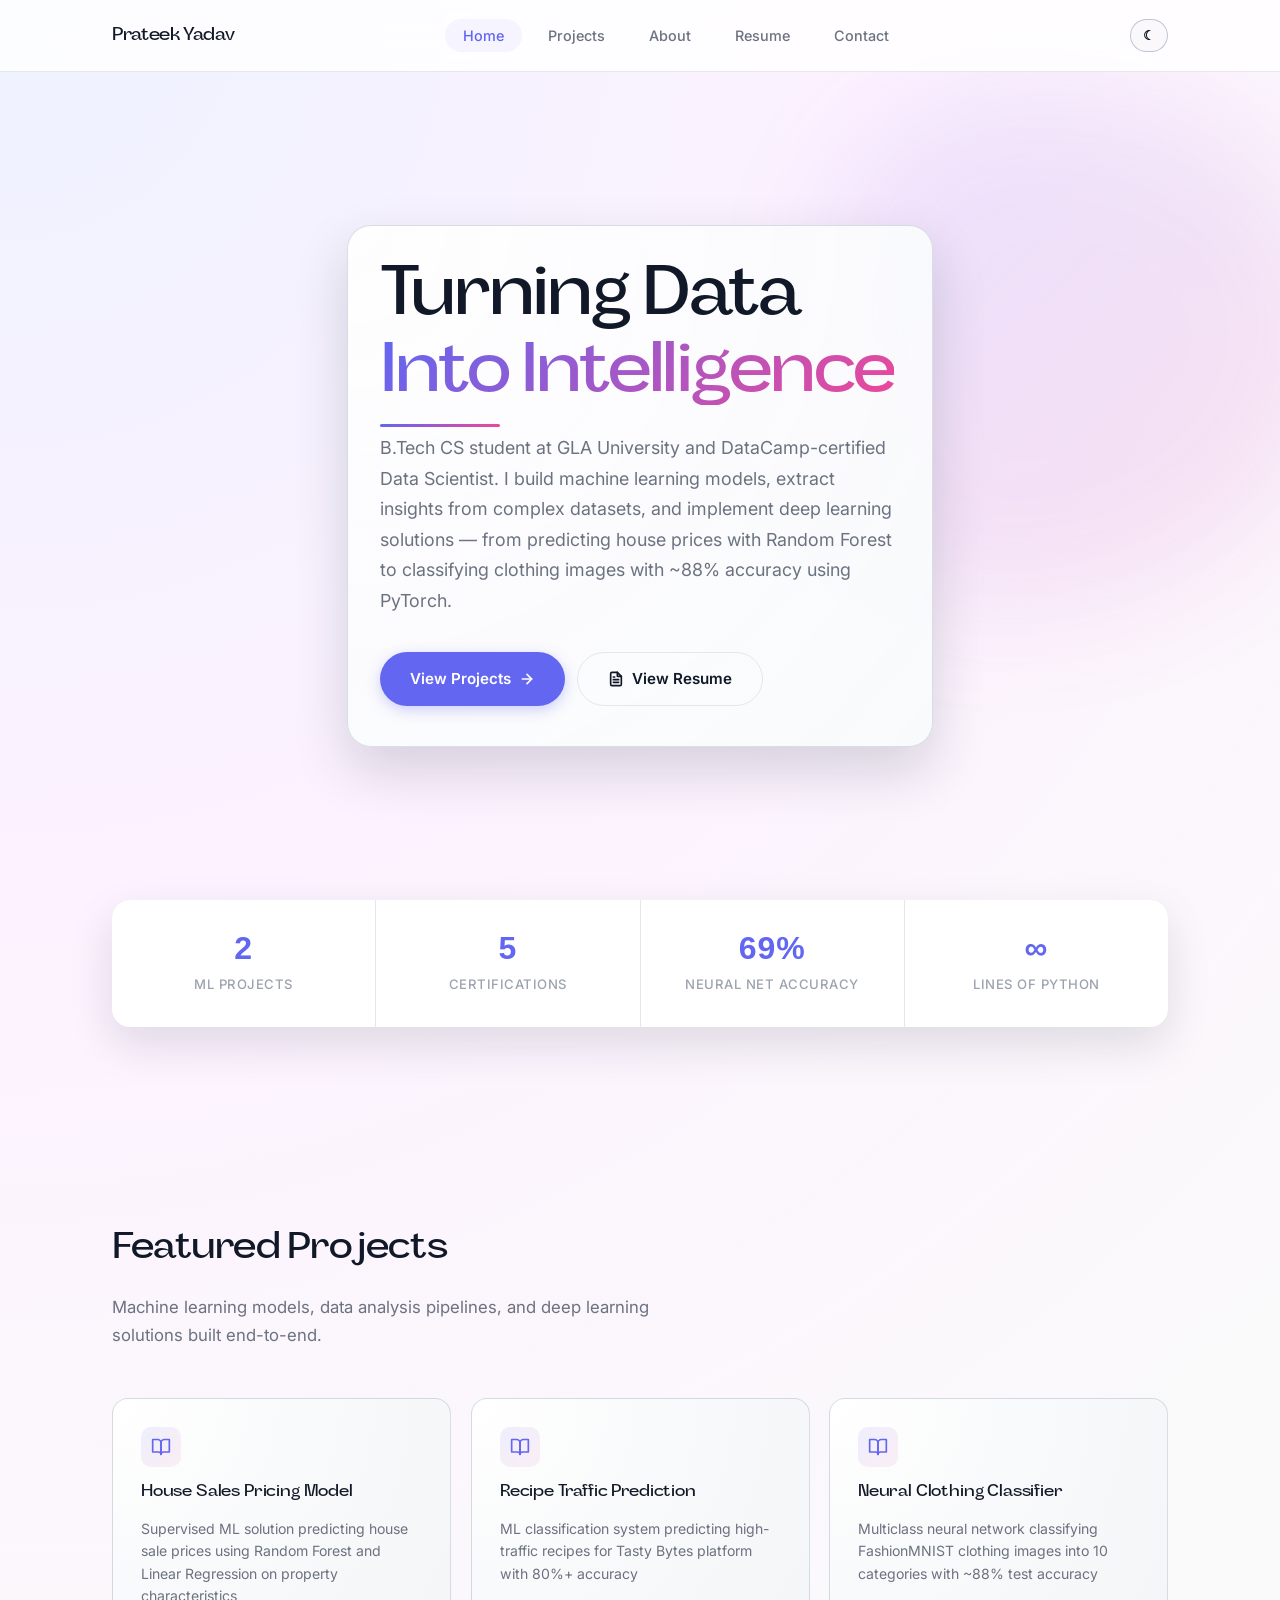
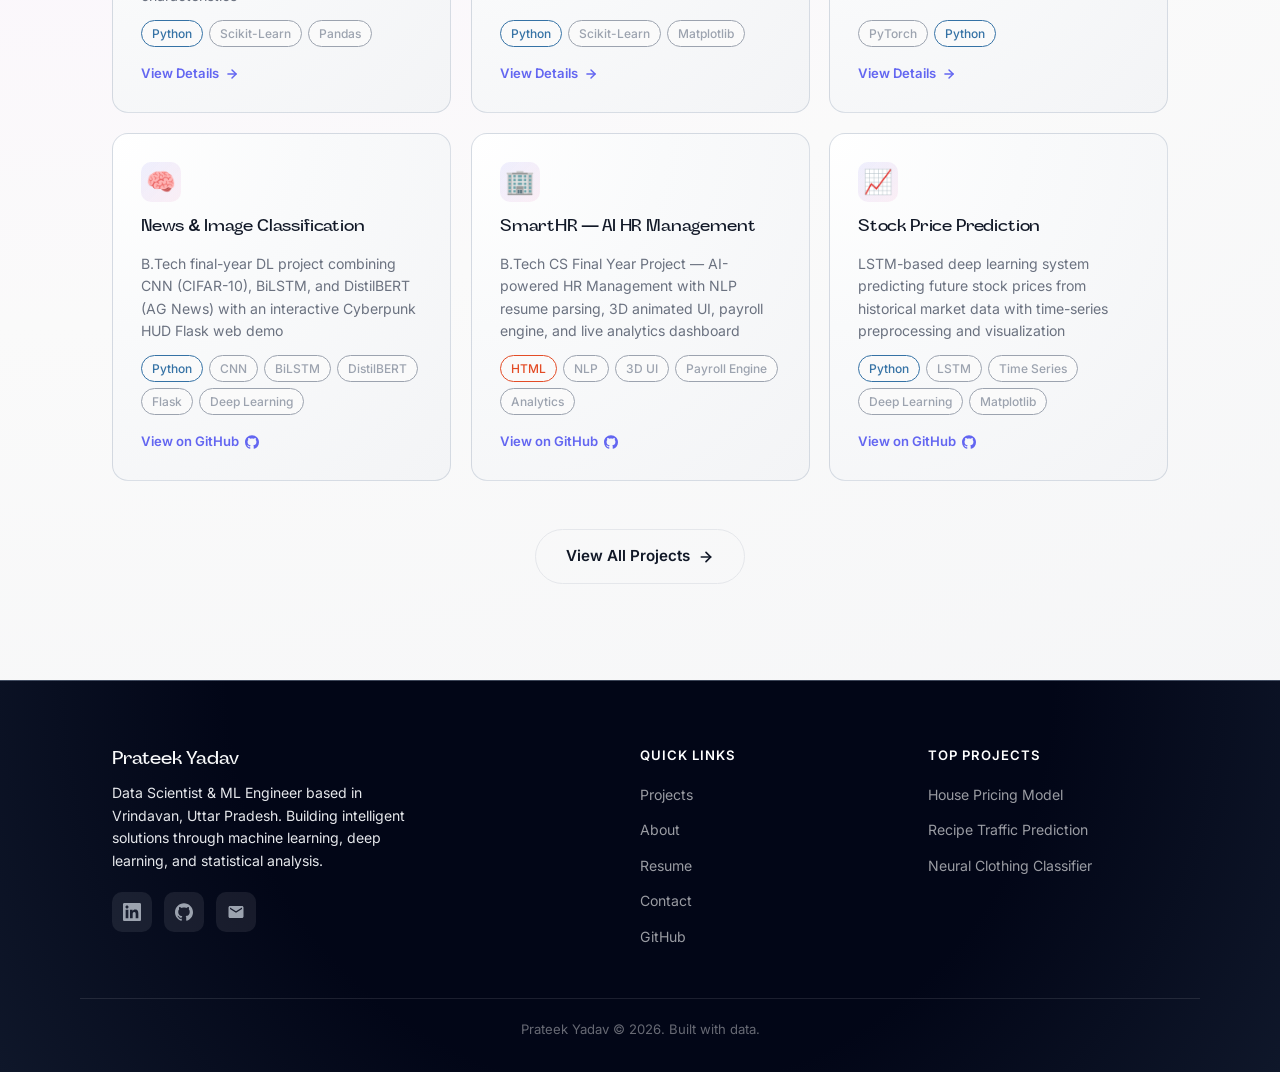
<file: index.html>
<!DOCTYPE html>
<html lang="en">
<head>
  <meta charset="UTF-8">
  <meta name="viewport" content="width=device-width, initial-scale=1.0">
  <title>Prateek Yadav — Data Science & Machine Learning</title>
  <link rel="preconnect" href="https://fonts.googleapis.com">
  <link rel="preconnect" href="https://fonts.gstatic.com" crossorigin>
  <link href="https://fonts.googleapis.com/css2?family=Inter:wght@400;500;600;700&display=swap" rel="stylesheet">
  <link rel="stylesheet" href="css/style.css">
  <link rel="stylesheet" href="css/style-enhancements.css">
</head>
<body data-base-path="">

  <!-- Navigation -->
  <nav class="kc-nav" role="navigation">
    <div class="kc-nav__inner">
      <a href="index.html" class="kc-nav__brand">Prateek Yadav</a>
      <ul class="kc-nav__links">
        <li><a href="index.html" class="kc-nav__link active">Home</a></li>
        <li><a href="pages/projects.html" class="kc-nav__link">Projects</a></li>
        <li><a href="pages/about.html" class="kc-nav__link">About</a></li>
        <li><a href="pages/resume.html" class="kc-nav__link">Resume</a></li>
        <li><a href="pages/contact.html" class="kc-nav__link">Contact</a></li>
      </ul>
      <button class="kc-nav__hamburger" aria-label="Toggle menu">
        <span></span><span></span><span></span>
      </button>
    </div>
  </nav>

  <main>

    <!-- Hero -->
    <section class="kc-hero">
      <div class="kc-hero__blob" aria-hidden="true"></div>
      <div class="kc-wrap">
        <div class="kc-hero__content">
          <h1 class="kc-hero__title">
            Turning Data<br><span class="kc-grad">Into Intelligence</span>
          </h1>
          <p class="kc-hero__desc">B.Tech CS student at GLA University and DataCamp-certified Data Scientist. I build machine learning models, extract insights from complex datasets, and implement deep learning solutions — from predicting house prices with Random Forest to classifying clothing images with ~88% accuracy using PyTorch.</p>
          <div class="kc-hero__btns">
            <a href="pages/projects.html" class="kc-btn kc-btn--primary">
              View Projects
              <svg width="16" height="16" viewBox="0 0 24 24" fill="none" stroke="currentColor" stroke-width="2.5" stroke-linecap="round" stroke-linejoin="round"><line x1="5" y1="12" x2="19" y2="12"/><polyline points="12 5 19 12 12 19"/></svg>
            </a>
            <a href="pages/resume.html" class="kc-btn kc-btn--outline">
              <svg width="16" height="16" viewBox="0 0 24 24" fill="none" stroke="currentColor" stroke-width="2.5" stroke-linecap="round" stroke-linejoin="round"><path d="M14 2H6a2 2 0 0 0-2 2v16a2 2 0 0 0 2 2h12a2 2 0 0 0 2-2V8Z"/><path d="M14 2v6h6"/><line x1="16" y1="13" x2="8" y2="13"/><line x1="16" y1="17" x2="8" y2="17"/><line x1="10" y1="9" x2="8" y2="9"/></svg>
              View Resume
            </a>
          </div>
        </div>
      </div>
    </section>

    <!-- Stats Counter Bar -->
    <section class="kc-section" style="padding-top:0">
      <div class="kc-wrap">
        <div class="kc-stats kc-fade">
          <a href="pages/projects.html" class="kc-stat" style="text-decoration:none;cursor:pointer" title="View ML Projects">
            <div class="kc-stat__value" data-target="3">3</div>
            <div class="kc-stat__label">ML Projects</div>
          </a>
          <a href="pages/about.html#certifications" class="kc-stat" style="text-decoration:none;cursor:pointer" title="View Certifications">
            <div class="kc-stat__value" data-target="6">6</div>
            <div class="kc-stat__label">Certifications</div>
          </a>
          <a href="https://www.datacamp.com/datalab/w/884f10d5-8055-4abd-b409-d169c3465c3d/edit" target="_blank" rel="noopener noreferrer" class="kc-stat" style="text-decoration:none;cursor:pointer" title="View Neural Clothing Classifier on DataCamp">
            <div class="kc-stat__value">88%</div>
            <div class="kc-stat__label">Neural Net Accuracy</div>
          </a>
          <a href="https://github.com/iprateekyadav1" target="_blank" rel="noopener noreferrer" class="kc-stat" style="text-decoration:none;cursor:pointer" title="View GitHub Profile">
            <div class="kc-stat__value">∞</div>
            <div class="kc-stat__label">Lines of Python</div>
          </a>
        </div>
      </div>
    </section>

    <!-- Featured Projects -->
    <section class="kc-section">
      <div class="kc-wrap">
        <h2 class="kc-section__title kc-fade">Featured Projects</h2>
        <p class="kc-section__sub kc-fade">Machine learning models, data analysis pipelines, and deep learning solutions built end-to-end.</p>

        <div class="kc-grid" id="project-grid">
          <!-- Rendered by JS -->
        </div>

        <div style="text-align:center;margin-top:48px" class="kc-fade">
          <a href="pages/projects.html" class="kc-btn kc-btn--outline">
            View All Projects
            <svg width="16" height="16" viewBox="0 0 24 24" fill="none" stroke="currentColor" stroke-width="2.5" stroke-linecap="round" stroke-linejoin="round"><line x1="5" y1="12" x2="19" y2="12"/><polyline points="12 5 19 12 12 19"/></svg>
          </a>
        </div>
      </div>
    </section>

  </main>

  <!-- Footer -->
  <footer class="kc-footer">
    <div class="kc-footer__inner">
      <div>
        <div class="kc-footer__brand">Prateek Yadav</div>
        <p class="kc-footer__desc">Data Scientist & ML Engineer based in Vrindavan, Uttar Pradesh. Building intelligent solutions through machine learning, deep learning, and statistical analysis.</p>
        <div class="kc-footer__socials">
          <a href="https://linkedin.com/in/prateek-singh-yadav-551478204" target="_blank" class="kc-footer__social" aria-label="LinkedIn">
            <svg viewBox="0 0 24 24" width="18" height="18" fill="currentColor"><path d="M20.447 20.452h-3.554v-5.569c0-1.328-.027-3.037-1.852-3.037-1.853 0-2.136 1.445-2.136 2.939v5.667H9.351V9h3.414v1.561h.046c.477-.9 1.637-1.85 3.37-1.85 3.601 0 4.267 2.37 4.267 5.455v6.286zM5.337 7.433c-1.144 0-2.063-.926-2.063-2.065 0-1.138.92-2.063 2.063-2.063 1.14 0 2.064.925 2.064 2.063 0 1.139-.925 2.065-2.064 2.065zm1.782 13.019H3.555V9h3.564v11.452zM22.225 0H1.771C.792 0 0 .774 0 1.729v20.542C0 23.227.792 24 1.771 24h20.451C23.2 24 24 23.227 24 22.271V1.729C24 .774 23.2 0 22.222 0h.003z"/></svg>
          </a>
          <a href="https://github.com/iprateekyadav1" target="_blank" class="kc-footer__social" aria-label="GitHub">
            <svg viewBox="0 0 24 24" width="18" height="18" fill="currentColor"><path d="M12 .297c-6.63 0-12 5.373-12 12 0 5.303 3.438 9.8 8.205 11.385.6.113.82-.258.82-.577 0-.285-.01-1.04-.015-2.04-3.338.724-4.042-1.61-4.042-1.61C4.422 18.07 3.633 17.7 3.633 17.7c-1.087-.744.084-.729.084-.729 1.205.084 1.838 1.236 1.838 1.236 1.07 1.835 2.809 1.305 3.495.998.108-.776.417-1.305.76-1.605-2.665-.3-5.466-1.332-5.466-5.93 0-1.31.465-2.38 1.235-3.22-.135-.303-.54-1.523.105-3.176 0 0 1.005-.322 3.3 1.23.96-.267 1.98-.399 3-.405 1.02.006 2.04.138 3 .405 2.28-1.552 3.285-1.23 3.285-1.23.645 1.653.24 2.873.12 3.176.765.84 1.23 1.91 1.23 3.22 0 4.61-2.805 5.625-5.475 5.92.42.36.81 1.096.81 2.22 0 1.606-.015 2.896-.015 3.286 0 .315.21.69.825.57C20.565 22.092 24 17.592 24 12.297c0-6.627-5.373-12-12-12"/></svg>
          </a>
          <a href="mailto:yadav.prateek2021@gmail.com" class="kc-footer__social" aria-label="Email">
            <svg viewBox="0 0 24 24" width="18" height="18" fill="currentColor"><path d="M20 4H4c-1.1 0-2 .9-2 2v12c0 1.1.9 2 2 2h16c1.1 0 2-.9 2-2V6c0-1.1-.9-2-2-2zm0 4l-8 5-8-5V6l8 5 8-5v2z"/></svg>
          </a>
        </div>
      </div>
      <div>
        <h4 class="kc-footer__heading">Quick Links</h4>
        <ul class="kc-footer__links">
          <li><a href="pages/projects.html" class="kc-footer__link">Projects</a></li>
          <li><a href="pages/about.html" class="kc-footer__link">About</a></li>
          <li><a href="pages/resume.html" class="kc-footer__link">Resume</a></li>
          <li><a href="pages/contact.html" class="kc-footer__link">Contact</a></li>
          <li><a href="https://github.com/iprateekyadav1" target="_blank" class="kc-footer__link">GitHub</a></li>
        </ul>
      </div>
      <div>
        <h4 class="kc-footer__heading">Top Projects</h4>
        <ul class="kc-footer__links">
          <li><a href="projects/house-pricing/" class="kc-footer__link">House Pricing Model</a></li>
          <li><a href="projects/recipe-traffic/" class="kc-footer__link">Recipe Traffic Prediction</a></li>
          <li><a href="projects/clothing-classifier/" class="kc-footer__link">Neural Clothing Classifier</a></li>
        </ul>
      </div>
    </div>
    <div class="kc-footer__bottom">Prateek Yadav &copy; 2026. Built with data.</div>
  </footer>

  <script src="js/script.js"></script>
</body>
</html>
</file>
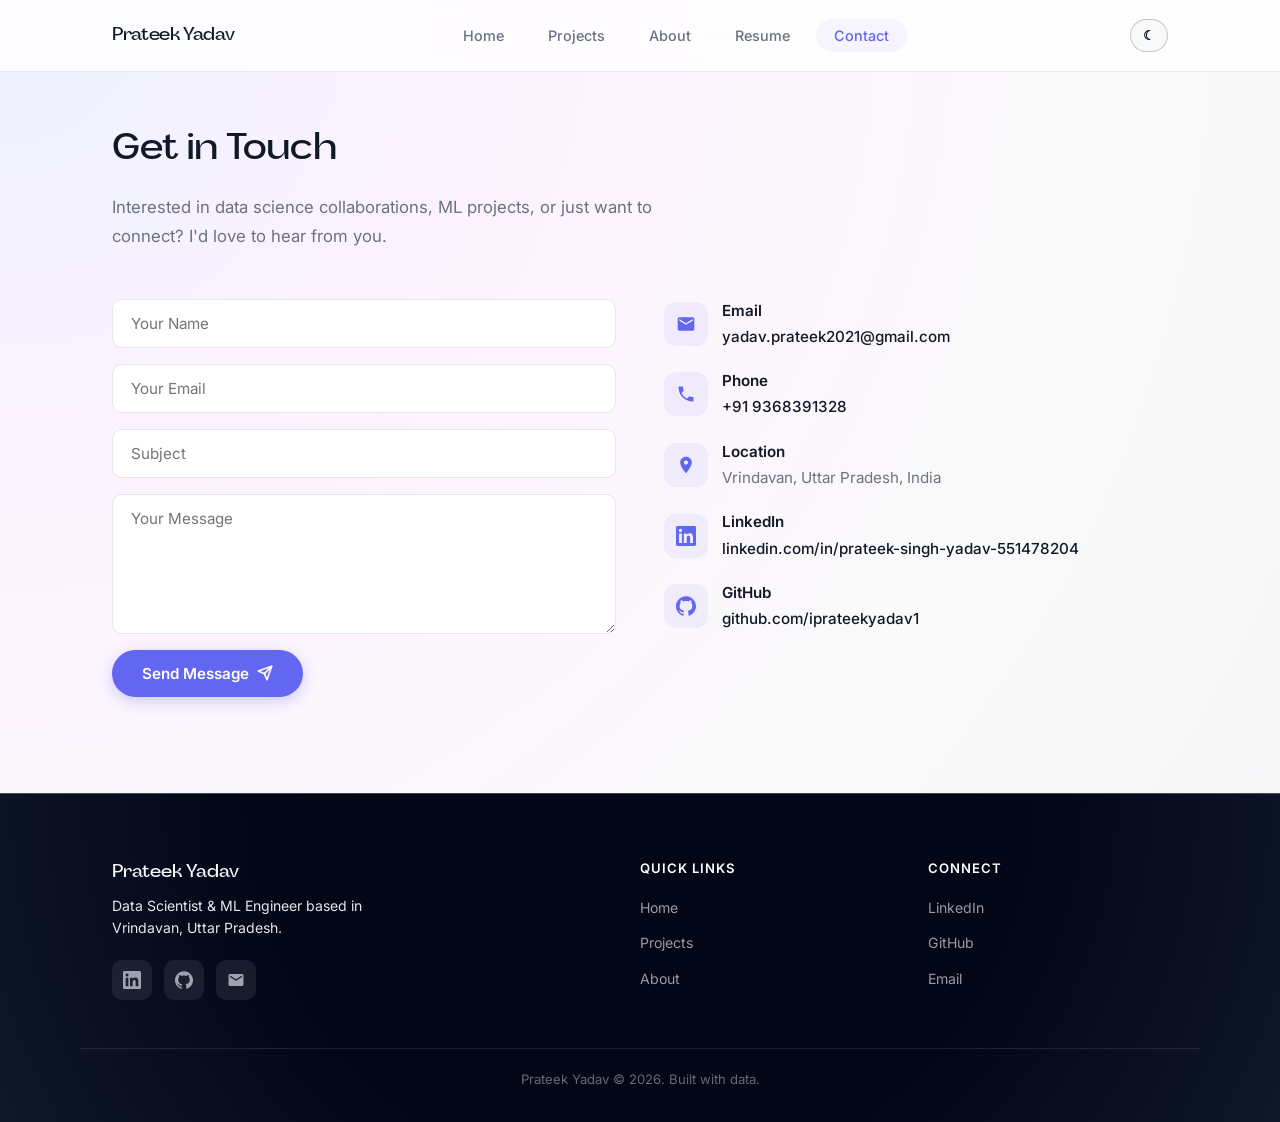
<file: pages/contact.html>
<!DOCTYPE html>
<html lang="en">
<head>
  <meta charset="UTF-8">
  <meta name="viewport" content="width=device-width, initial-scale=1.0">
  <title>Contact — Prateek Yadav</title>
  <link rel="preconnect" href="https://fonts.googleapis.com">
  <link rel="preconnect" href="https://fonts.gstatic.com" crossorigin>
  <link href="https://fonts.googleapis.com/css2?family=Inter:wght@400;500;600;700&display=swap" rel="stylesheet">
  <link rel="stylesheet" href="../css/style.css">
  <link rel="stylesheet" href="../css/style-enhancements.css">
  <style>
    /* Honeypot: invisible to humans, filled by bots → Web3Forms rejects them */
    .kc-botcheck { position:absolute; left:-9999px; visibility:hidden; }
    /* Spinner for loading state on the Send button */
    @keyframes kc-spin { to { transform:rotate(360deg); } }
    /* Prevent layout shift while the button shows the spinner */
    #contact-form button[type="submit"] { min-width:160px; }
  </style>
</head>
<body data-base-path="../">

  <!-- Navigation -->
  <nav class="kc-nav" role="navigation">
    <div class="kc-nav__inner">
      <a href="../index.html" class="kc-nav__brand">Prateek Yadav</a>
      <ul class="kc-nav__links">
        <li><a href="../index.html" class="kc-nav__link">Home</a></li>
        <li><a href="projects.html" class="kc-nav__link">Projects</a></li>
        <li><a href="about.html" class="kc-nav__link">About</a></li>
        <li><a href="resume.html" class="kc-nav__link">Resume</a></li>
        <li><a href="contact.html" class="kc-nav__link active">Contact</a></li>
      </ul>
      <button class="kc-nav__hamburger" aria-label="Toggle menu">
        <span></span><span></span><span></span>
      </button>
    </div>
  </nav>

  <main>

    <!-- Contact Section -->
    <section class="kc-section" style="padding-top:120px">
      <div class="kc-wrap">
        <h1 class="kc-section__title kc-fade">Get in Touch</h1>
        <p class="kc-section__sub kc-fade">Interested in data science collaborations, ML projects, or just want to connect? I'd love to hear from you.</p>

        <div class="kc-contact-grid">

          <!-- Form -->
          <form class="kc-form kc-fade" id="contact-form" action="#" method="POST" novalidate>
            <!-- Web3Forms: API routing key -->
            <input type="hidden" name="access_key" value="38a7d4b0-f9ff-4be6-aae4-13621df8a786">
            <!-- Sets the sender display name in the auto-reply sent to the visitor -->
            <input type="hidden" name="from_name" value="Prateek Yadav">
            <!-- Honeypot: bots fill this checkbox; humans don't see it → spam rejected -->
            <input type="checkbox" name="botcheck" class="kc-botcheck" tabindex="-1" autocomplete="off">
            <input type="text" name="name" id="cf-name" class="kc-input" placeholder="Your Name" required>
            <input type="email" name="email" id="cf-email" class="kc-input" placeholder="Your Email" required>
            <input type="text" name="subject" id="cf-subject" class="kc-input" placeholder="Subject">
            <textarea name="message" id="cf-message" class="kc-textarea" placeholder="Your Message" required></textarea>
            <button type="submit" class="kc-btn kc-btn--primary" style="align-self:flex-start">
              Send Message
              <svg width="16" height="16" viewBox="0 0 24 24" fill="none" stroke="currentColor" stroke-width="2.5" stroke-linecap="round" stroke-linejoin="round"><line x1="22" y1="2" x2="11" y2="13"/><polygon points="22 2 15 22 11 13 2 9 22 2"/></svg>
            </button>
            <!-- Success / error messages -->
            <div id="cf-success" style="display:none;margin-top:12px;padding:14px 18px;border-radius:10px;background:rgba(16,185,129,0.12);border:1px solid rgba(16,185,129,0.4);color:#10B981;font-weight:500;font-size:0.9rem;">
              ✓ Message sent! I'll get back to you within 24 hours.
            </div>
            <div id="cf-error" style="display:none;margin-top:12px;padding:14px 18px;border-radius:10px;background:rgba(239,68,68,0.1);border:1px solid rgba(239,68,68,0.35);color:#ef4444;font-weight:500;font-size:0.9rem;">
              ✕ Something went wrong. Please try again.
            </div>
          </form>

          <script>
          (function () {
            'use strict';

            var ENDPOINT = 'https://api.web3forms.com/submit';

            var form    = document.getElementById('contact-form');
            var btnEl   = form.querySelector('button[type="submit"]');
            var success = document.getElementById('cf-success');
            var error   = document.getElementById('cf-error');

            // Store original button markup so we can restore it after loading
            var originalBtnHTML = btnEl.innerHTML;

            // ── Show one banner, hide the other ────────────────
            function showBanner(el) {
              success.style.display = 'none';
              error.style.display   = 'none';
              el.style.display      = 'block';
              el.scrollIntoView({ behavior: 'smooth', block: 'nearest' });
            }

            // ── Toggle loading state on Send button ─────────────
            function setLoading(on) {
              btnEl.disabled = on;
              btnEl.innerHTML = on
                ? '<svg width="16" height="16" viewBox="0 0 24 24" fill="none" stroke="currentColor" stroke-width="2.5" stroke-linecap="round" stroke-linejoin="round" style="animation:kc-spin 0.8s linear infinite"><path d="M21 12a9 9 0 1 1-6.219-8.56"/></svg> Sending\u2026'
                : originalBtnHTML;
            }

            // ── Basic email format check ─────────────────────────
            function isValidEmail(e) {
              return /^[^\s@]+@[^\s@]+\.[^\s@]+$/.test(e);
            }

            // ── Submit handler ───────────────────────────────────
            form.addEventListener('submit', function (e) {
              e.preventDefault();

              var name    = document.getElementById('cf-name').value.trim();
              var email   = document.getElementById('cf-email').value.trim();
              var subject = document.getElementById('cf-subject').value.trim();
              var message = document.getElementById('cf-message').value.trim();

              // Reset banners
              success.style.display = 'none';
              error.style.display   = 'none';

              // Client-side validation
              if (!name || !email || !message) {
                error.textContent = '\u2715 Please fill in your name, email and message.';
                showBanner(error);
                return;
              }
              if (!isValidEmail(email)) {
                error.textContent = '\u2715 Please enter a valid email address.';
                showBanner(error);
                return;
              }

              // Build FormData — auto-picks up access_key, from_name, botcheck
              var data = new FormData(form);

              // Inject prefixed subject (override the raw visible field value)
              data.delete('subject');
              data.append('subject', subject
                ? '[Portfolio] ' + subject
                : '[Portfolio] New message from ' + name);

              setLoading(true);

              fetch(ENDPOINT, { method: 'POST', body: data })
                .then(function (r) { return r.json(); })
                .then(function (json) {
                  setLoading(false);
                  if (json.success) {
                    success.textContent = "\u2713 Message sent! I\u2019ll get back to you within 24 hours.";
                    showBanner(success);
                    form.reset();
                  } else {
                    error.textContent = '\u2715 ' + (json.message || 'Submission failed. Please try again.');
                    showBanner(error);
                  }
                })
                .catch(function () {
                  setLoading(false);
                  error.textContent = '\u2715 Network error. Check your connection and try again.';
                  showBanner(error);
                });
            });
          })();
          </script>

          <!-- Contact Info -->
          <div class="kc-contact-info kc-fade">
            <div class="kc-contact-item">
              <div class="kc-contact-item__icon">
                <svg viewBox="0 0 24 24" width="20" height="20" fill="currentColor"><path d="M20 4H4c-1.1 0-2 .9-2 2v12c0 1.1.9 2 2 2h16c1.1 0 2-.9 2-2V6c0-1.1-.9-2-2-2zm0 4l-8 5-8-5V6l8 5 8-5v2z"/></svg>
              </div>
              <div>
                <div style="font-weight:600;color:var(--kc-text);margin-bottom:2px">Email</div>
                <a href="mailto:yadav.prateek2021@gmail.com">yadav.prateek2021@gmail.com</a>
              </div>
            </div>

            <div class="kc-contact-item">
              <div class="kc-contact-item__icon">
                <svg viewBox="0 0 24 24" width="20" height="20" fill="currentColor"><path d="M6.62 10.79c1.44 2.83 3.76 5.14 6.59 6.59l2.2-2.2c.27-.27.67-.36 1.02-.24 1.12.37 2.33.57 3.57.57.55 0 1 .45 1 1V20c0 .55-.45 1-1 1-9.39 0-17-7.61-17-17 0-.55.45-1 1-1h3.5c.55 0 1 .45 1 1 0 1.25.2 2.45.57 3.57.11.35.03.74-.25 1.02l-2.2 2.2z"/></svg>
              </div>
              <div>
                <div style="font-weight:600;color:var(--kc-text);margin-bottom:2px">Phone</div>
                <a href="tel:+919368391328">+91 9368391328</a>
              </div>
            </div>

            <div class="kc-contact-item">
              <div class="kc-contact-item__icon">
                <svg viewBox="0 0 24 24" width="20" height="20" fill="currentColor"><path d="M12 2C8.13 2 5 5.13 5 9c0 5.25 7 13 7 13s7-7.75 7-13c0-3.87-3.13-7-7-7zm0 9.5c-1.38 0-2.5-1.12-2.5-2.5s1.12-2.5 2.5-2.5 2.5 1.12 2.5 2.5-1.12 2.5-2.5 2.5z"/></svg>
              </div>
              <div>
                <div style="font-weight:600;color:var(--kc-text);margin-bottom:2px">Location</div>
                <span>Vrindavan, Uttar Pradesh, India</span>
              </div>
            </div>

            <div class="kc-contact-item">
              <div class="kc-contact-item__icon">
                <svg viewBox="0 0 24 24" width="20" height="20" fill="currentColor"><path d="M20.447 20.452h-3.554v-5.569c0-1.328-.027-3.037-1.852-3.037-1.853 0-2.136 1.445-2.136 2.939v5.667H9.351V9h3.414v1.561h.046c.477-.9 1.637-1.85 3.37-1.85 3.601 0 4.267 2.37 4.267 5.455v6.286zM5.337 7.433c-1.144 0-2.063-.926-2.063-2.065 0-1.138.92-2.063 2.063-2.063 1.14 0 2.064.925 2.064 2.063 0 1.139-.925 2.065-2.064 2.065zm1.782 13.019H3.555V9h3.564v11.452zM22.225 0H1.771C.792 0 0 .774 0 1.729v20.542C0 23.227.792 24 1.771 24h20.451C23.2 24 24 23.227 24 22.271V1.729C24 .774 23.2 0 22.222 0h.003z"/></svg>
              </div>
              <div>
                <div style="font-weight:600;color:var(--kc-text);margin-bottom:2px">LinkedIn</div>
                <a href="https://linkedin.com/in/prateek-singh-yadav-551478204" target="_blank">linkedin.com/in/prateek-singh-yadav-551478204</a>
              </div>
            </div>

            <div class="kc-contact-item">
              <div class="kc-contact-item__icon">
                <svg viewBox="0 0 24 24" width="20" height="20" fill="currentColor"><path d="M12 .297c-6.63 0-12 5.373-12 12 0 5.303 3.438 9.8 8.205 11.385.6.113.82-.258.82-.577 0-.285-.01-1.04-.015-2.04-3.338.724-4.042-1.61-4.042-1.61C4.422 18.07 3.633 17.7 3.633 17.7c-1.087-.744.084-.729.084-.729 1.205.084 1.838 1.236 1.838 1.236 1.07 1.835 2.809 1.305 3.495.998.108-.776.417-1.305.76-1.605-2.665-.3-5.466-1.332-5.466-5.93 0-1.31.465-2.38 1.235-3.22-.135-.303-.54-1.523.105-3.176 0 0 1.005-.322 3.3 1.23.96-.267 1.98-.399 3-.405 1.02.006 2.04.138 3 .405 2.28-1.552 3.285-1.23 3.285-1.23.645 1.653.24 2.873.12 3.176.765.84 1.23 1.91 1.23 3.22 0 4.61-2.805 5.625-5.475 5.92.42.36.81 1.096.81 2.22 0 1.606-.015 2.896-.015 3.286 0 .315.21.69.825.57C20.565 22.092 24 17.592 24 12.297c0-6.627-5.373-12-12-12"/></svg>
              </div>
              <div>
                <div style="font-weight:600;color:var(--kc-text);margin-bottom:2px">GitHub</div>
                <a href="https://github.com/iprateekyadav1" target="_blank">github.com/iprateekyadav1</a>
              </div>
            </div>
          </div>

        </div>
      </div>
    </section>

  </main>

  <!-- Footer -->
  <footer class="kc-footer">
    <div class="kc-footer__inner">
      <div>
        <div class="kc-footer__brand">Prateek Yadav</div>
        <p class="kc-footer__desc">Data Scientist &amp; ML Engineer based in Vrindavan, Uttar Pradesh.</p>
        <div class="kc-footer__socials">
          <a href="https://linkedin.com/in/prateek-singh-yadav-551478204" target="_blank" class="kc-footer__social" aria-label="LinkedIn">
            <svg viewBox="0 0 24 24" width="18" height="18" fill="currentColor"><path d="M20.447 20.452h-3.554v-5.569c0-1.328-.027-3.037-1.852-3.037-1.853 0-2.136 1.445-2.136 2.939v5.667H9.351V9h3.414v1.561h.046c.477-.9 1.637-1.85 3.37-1.85 3.601 0 4.267 2.37 4.267 5.455v6.286zM5.337 7.433c-1.144 0-2.063-.926-2.063-2.065 0-1.138.92-2.063 2.063-2.063 1.14 0 2.064.925 2.064 2.063 0 1.139-.925 2.065-2.064 2.065zm1.782 13.019H3.555V9h3.564v11.452zM22.225 0H1.771C.792 0 0 .774 0 1.729v20.542C0 23.227.792 24 1.771 24h20.451C23.2 24 24 23.227 24 22.271V1.729C24 .774 23.2 0 22.222 0h.003z"/></svg>
          </a>
          <a href="https://github.com/iprateekyadav1" target="_blank" class="kc-footer__social" aria-label="GitHub">
            <svg viewBox="0 0 24 24" width="18" height="18" fill="currentColor"><path d="M12 .297c-6.63 0-12 5.373-12 12 0 5.303 3.438 9.8 8.205 11.385.6.113.82-.258.82-.577 0-.285-.01-1.04-.015-2.04-3.338.724-4.042-1.61-4.042-1.61C4.422 18.07 3.633 17.7 3.633 17.7c-1.087-.744.084-.729.084-.729 1.205.084 1.838 1.236 1.838 1.236 1.07 1.835 2.809 1.305 3.495.998.108-.776.417-1.305.76-1.605-2.665-.3-5.466-1.332-5.466-5.93 0-1.31.465-2.38 1.235-3.22-.135-.303-.54-1.523.105-3.176 0 0 1.005-.322 3.3 1.23.96-.267 1.98-.399 3-.405 1.02.006 2.04.138 3 .405 2.28-1.552 3.285-1.23 3.285-1.23.645 1.653.24 2.873.12 3.176.765.84 1.23 1.91 1.23 3.22 0 4.61-2.805 5.625-5.475 5.92.42.36.81 1.096.81 2.22 0 1.606-.015 2.896-.015 3.286 0 .315.21.69.825.57C20.565 22.092 24 17.592 24 12.297c0-6.627-5.373-12-12-12"/></svg>
          </a>
          <a href="mailto:yadav.prateek2021@gmail.com" class="kc-footer__social" aria-label="Email">
            <svg viewBox="0 0 24 24" width="18" height="18" fill="currentColor"><path d="M20 4H4c-1.1 0-2 .9-2 2v12c0 1.1.9 2 2 2h16c1.1 0 2-.9 2-2V6c0-1.1-.9-2-2-2zm0 4l-8 5-8-5V6l8 5 8-5v2z"/></svg>
          </a>
        </div>
      </div>
      <div>
        <h4 class="kc-footer__heading">Quick Links</h4>
        <ul class="kc-footer__links">
          <li><a href="../index.html" class="kc-footer__link">Home</a></li>
          <li><a href="projects.html" class="kc-footer__link">Projects</a></li>
          <li><a href="about.html" class="kc-footer__link">About</a></li>
        </ul>
      </div>
      <div>
        <h4 class="kc-footer__heading">Connect</h4>
        <ul class="kc-footer__links">
          <li><a href="https://linkedin.com/in/prateek-singh-yadav-551478204" target="_blank" class="kc-footer__link">LinkedIn</a></li>
          <li><a href="https://github.com/iprateekyadav1" target="_blank" class="kc-footer__link">GitHub</a></li>
          <li><a href="mailto:yadav.prateek2021@gmail.com" class="kc-footer__link">Email</a></li>
        </ul>
      </div>
    </div>
    <div class="kc-footer__bottom">Prateek Yadav &copy; 2026. Built with data.</div>
  </footer>

  <script src="../js/script.js"></script>
</body>
</html>
</file>
<file: css/style.css>
/* ═══════════════════════════════════════════════════
   Kinetic Cards — Portfolio Design System
   ═══════════════════════════════════════════════════ */

/* ─── Baguede — Self-Hosted Grotesque Display Font ── */
@font-face {
  font-family: 'Baguede';
  src: url('../fonts/Baguede.woff') format('woff'),
       url('../fonts/Baguede.otf')  format('opentype');
  font-weight: 400 800;
  font-style: normal;
  font-display: swap;
}

/* ─── Variables ─────────────────────────────────── */
:root {
  --kc-bg: #FAFAFA;
  --kc-surface: #FFFFFF;
  --kc-border: #E5E7EB;
  --kc-text: #111827;
  --kc-text2: #6B7280;
  --kc-text3: #9CA3AF;
  --kc-accent: #6366F1;
  --kc-accent-light: #818CF8;
  --kc-secondary: #EC4899;
  --kc-green: #10B981;
  --kc-font: 'Baguede', sans-serif;
  --kc-font-body: 'Inter', sans-serif;
  --kc-radius: 16px;
  --kc-radius-sm: 10px;
  --kc-shadow: 0 1px 3px rgba(0,0,0,0.06), 0 1px 2px rgba(0,0,0,0.04);
  --kc-shadow-md: 0 4px 14px rgba(0,0,0,0.08);
  --kc-shadow-lg: 0 12px 40px rgba(0,0,0,0.12);
  --kc-nav-h: 72px;
  --kc-max-w: 1120px;
}

/* ─── Reset ─────────────────────────────────────── */
*, *::before, *::after { margin: 0; padding: 0; box-sizing: border-box; }

html { scroll-behavior: smooth; }

body {
  font-family: var(--kc-font-body);
  color: var(--kc-text);
  /* Soft gradient background instead of flat grey */
  background: radial-gradient(circle at top left, #EEF2FF 0, #FDF2FF 30%, #FAFAFA 65%, #F3F4F6 100%);
  overflow-x: hidden;
  line-height: 1.6;
  -webkit-font-smoothing: antialiased;
}

img { max-width: 100%; display: block; }

a { color: inherit; text-decoration: none; }

/* ─── Utility ───────────────────────────────────── */
.kc-wrap {
  max-width: var(--kc-max-w);
  margin: 0 auto;
  padding: 0 32px;
}

.kc-section {
  padding: 96px 0;
}

.kc-section__title {
  font-family: var(--kc-font);
  font-size: clamp(1.75rem, 3vw, 2.5rem);
  font-weight: 700;
  color: var(--kc-text);
  margin-bottom: 12px;
  letter-spacing: -0.02em;
}

.kc-section__sub {
  font-size: 1.05rem;
  color: var(--kc-text2);
  max-width: 560px;
  margin-bottom: 48px;
  line-height: 1.7;
}

/* ─── Navigation ────────────────────────────────── */
.kc-nav {
  position: fixed;
  top: 0;
  left: 0;
  right: 0;
  height: var(--kc-nav-h);
  background: rgba(255,255,255,0.82);
  backdrop-filter: blur(18px);
  -webkit-backdrop-filter: blur(18px);
  border-bottom: 1px solid var(--kc-border);
  z-index: 1000;
  transition: height 0.3s ease, box-shadow 0.3s ease;
}

.kc-nav.kc-nav--scrolled {
  height: 56px;
  box-shadow: var(--kc-shadow-md);
}

.kc-nav__inner {
  max-width: var(--kc-max-w);
  margin: 0 auto;
  padding: 0 32px;
  height: 100%;
  display: flex;
  align-items: center;
  justify-content: space-between;
}

.kc-nav__brand {
  font-family: var(--kc-font);
  font-size: 1.15rem;
  font-weight: 700;
  color: var(--kc-text);
  letter-spacing: -0.02em;
}

.kc-nav__links {
  display: flex;
  gap: 8px;
  list-style: none;
  position: relative;
}

.kc-nav__link {
  position: relative;
  padding: 8px 18px;
  font-size: 0.9rem;
  font-weight: 500;
  color: var(--kc-text2);
  border-radius: 100px;
  transition: color 0.25s ease, background 0.25s ease;
}

.kc-nav__link:hover,
.kc-nav__link.active {
  color: var(--kc-accent);
  background: rgba(99,102,241,0.06);
}

/* Hamburger */
.kc-nav__hamburger {
  display: none;
  flex-direction: column;
  gap: 5px;
  background: none;
  border: none;
  cursor: pointer;
  padding: 8px;
}

.kc-nav__hamburger span {
  display: block;
  width: 22px;
  height: 2px;
  background: var(--kc-text);
  border-radius: 2px;
  transition: transform 0.3s ease, opacity 0.3s ease;
}

.kc-nav__hamburger.open span:nth-child(1) {
  transform: rotate(45deg) translate(5px, 5px);
}

.kc-nav__hamburger.open span:nth-child(2) {
  opacity: 0;
}

.kc-nav__hamburger.open span:nth-child(3) {
  transform: rotate(-45deg) translate(5px, -5px);
}

/* ─── Hero ──────────────────────────────────────── */
.kc-hero {
  position: relative;
  min-height: 100vh;
  display: flex;
  align-items: center;
  padding-top: var(--kc-nav-h);
  overflow: hidden;
}

.kc-hero__blob {
  position: absolute;
  top: 10%;
  right: -5%;
  width: 520px;
  height: 520px;
  border-radius: 40% 60% 70% 30% / 40% 50% 60% 50%;
  background: linear-gradient(135deg, var(--kc-accent), var(--kc-secondary));
  opacity: 0.12;
  filter: blur(60px);
  animation: kc-morph 12s ease-in-out infinite;
  pointer-events: none;
}

@keyframes kc-morph {
  0%   { border-radius: 40% 60% 70% 30% / 40% 50% 60% 50%; transform: translate(0, 0) rotate(0deg); }
  33%  { border-radius: 70% 30% 50% 50% / 30% 30% 70% 70%; transform: translate(20px, -30px) rotate(60deg); }
  66%  { border-radius: 50% 60% 30% 60% / 60% 40% 60% 40%; transform: translate(-15px, 20px) rotate(120deg); }
  100% { border-radius: 40% 60% 70% 30% / 40% 50% 60% 50%; transform: translate(0, 0) rotate(0deg); }
}

.kc-hero__content {
  position: relative;
  z-index: 1;
}

.kc-hero__tag {
  display: inline-flex;
  align-items: center;
  gap: 6px;
  padding: 6px 16px;
  background: rgba(99,102,241,0.08);
  border: 1px solid rgba(99,102,241,0.15);
  border-radius: 100px;
  font-size: 0.82rem;
  font-weight: 600;
  color: var(--kc-accent);
  margin-bottom: 24px;
}

.kc-hero__tag span {
  width: 6px;
  height: 6px;
  border-radius: 50%;
  background: var(--kc-green);
  animation: kc-pulse 2s ease-in-out infinite;
}

@keyframes kc-pulse {
  0%, 100% { opacity: 1; }
  50% { opacity: 0.4; }
}

.kc-hero__title {
  font-family: var(--kc-font);
  font-size: clamp(2.8rem, 6vw, 4.5rem);
  font-weight: 800;
  line-height: 1.08;
  letter-spacing: -0.03em;
  color: var(--kc-text);
  margin-bottom: 20px;
}

.kc-hero__title .kc-grad {
  background: linear-gradient(135deg, var(--kc-accent), var(--kc-secondary));
  -webkit-background-clip: text;
  -webkit-text-fill-color: transparent;
  background-clip: text;
}

.kc-hero__desc {
  font-size: 1.12rem;
  color: var(--kc-text2);
  max-width: 520px;
  line-height: 1.7;
  margin-bottom: 36px;
}

.kc-hero__btns {
  display: flex;
  gap: 12px;
  flex-wrap: wrap;
}

/* ─── Buttons ───────────────────────────────────── */
.kc-btn {
  display: inline-flex;
  align-items: center;
  gap: 8px;
  padding: 14px 30px;
  border-radius: 100px;
  font-size: 0.95rem;
  font-weight: 600;
  font-family: var(--kc-font-body);
  border: none;
  cursor: pointer;
  transition: all 0.3s cubic-bezier(0.4, 0, 0.2, 1);
}

.kc-btn--primary {
  background: var(--kc-accent);
  color: #fff;
  box-shadow: 0 4px 14px rgba(99,102,241,0.3);
}

.kc-btn--primary:hover {
  transform: translateY(-2px);
  box-shadow: 0 8px 25px rgba(99,102,241,0.35);
}

.kc-btn--outline {
  background: transparent;
  color: var(--kc-text);
  border: 1.5px solid var(--kc-border);
}

.kc-btn--outline:hover {
  border-color: var(--kc-accent);
  color: var(--kc-accent);
  transform: translateY(-2px);
}

/* ─── Stats Bar ─────────────────────────────────── */
.kc-stats {
  display: grid;
  grid-template-columns: repeat(4, 1fr);
  gap: 1px;
  background: var(--kc-border);
  border-radius: var(--kc-radius);
  overflow: hidden;
  box-shadow: var(--kc-shadow);
}

.kc-stat {
  background: var(--kc-surface);
  padding: 32px 24px;
  text-align: center;
}

.kc-stat__value {
  font-family: var(--kc-font);
  font-size: 2rem;
  font-weight: 800;
  color: var(--kc-accent);
  line-height: 1.2;
}

.kc-stat__label {
  font-size: 0.82rem;
  color: var(--kc-text3);
  font-weight: 500;
  margin-top: 4px;
  text-transform: uppercase;
  letter-spacing: 0.5px;
}

/* ─── Kinetic Cards ─────────────────────────────── */
.kc-grid {
  display: grid;
  grid-template-columns: repeat(3, 1fr);
  gap: 20px;
}

.kc-card {
  position: relative;
  background: var(--kc-surface);
  border: 1px solid var(--kc-border);
  border-radius: var(--kc-radius);
  padding: 28px;
  text-decoration: none;
  color: var(--kc-text);
  display: flex;
  flex-direction: column;
  gap: 12px;
  transform-style: preserve-3d;
  transition: transform 0.4s cubic-bezier(0.03, 0.98, 0.52, 0.99),
              box-shadow 0.4s ease;
  will-change: transform;
}

.kc-card:hover {
  box-shadow: var(--kc-shadow-lg);
}

.kc-card__icon {
  width: 40px;
  height: 40px;
  border-radius: var(--kc-radius-sm);
  background: linear-gradient(135deg, rgba(99,102,241,0.1), rgba(236,72,153,0.08));
  display: flex;
  align-items: center;
  justify-content: center;
  color: var(--kc-accent);
}

.kc-card__title {
  font-family: var(--kc-font);
  font-size: 1.05rem;
  font-weight: 700;
  color: var(--kc-text);
  letter-spacing: -0.01em;
}

.kc-card__desc {
  font-size: 0.88rem;
  color: var(--kc-text2);
  line-height: 1.6;
  flex: 1;
}

.kc-card__tags {
  display: flex;
  flex-wrap: wrap;
  gap: 6px;
}

.kc-card__tag {
  font-size: 0.75rem;
  font-weight: 500;
  padding: 3px 10px;
  border-radius: 100px;
  border: 1px solid var(--kc-border);
  color: var(--kc-text2);
  background: var(--kc-bg);
}

.kc-card__cta {
  display: flex;
  align-items: center;
  gap: 6px;
  font-size: 0.82rem;
  font-weight: 600;
  color: var(--kc-accent);
  margin-top: 4px;
}

.kc-card__cta svg {
  transition: transform 0.25s ease;
}

.kc-card:hover .kc-card__cta svg {
  transform: translateX(4px);
}

.kc-card--hidden {
  opacity: 0;
  transform: scale(0.92);
  pointer-events: none;
  position: absolute;
  visibility: hidden;
}

/* ─── GitHub Stats (Projects Page) ──────────────── */
.kc-gh-stats {
  display: flex;
  gap: 24px;
  margin-bottom: 32px;
}

.kc-gh-stat {
  display: flex;
  flex-direction: column;
  padding: 14px 20px;
  background: var(--kc-surface);
  border: 1px solid var(--kc-border);
  border-radius: var(--kc-radius-sm);
  min-width: 110px;
}

.kc-gh-stat__val {
  font-family: var(--kc-font);
  font-size: 1.35rem;
  font-weight: 800;
  color: var(--kc-accent);
}

.kc-gh-stat__label {
  font-size: 0.75rem;
  color: var(--kc-text3);
  text-transform: uppercase;
  letter-spacing: 0.5px;
}

/* Repo grid */
.kc-repo-grid {
  display: grid;
  grid-template-columns: repeat(2, 1fr);
  gap: 16px;
  margin-bottom: 64px;
}

.kc-repo {
  background: var(--kc-surface);
  border: 1px solid var(--kc-border);
  border-radius: var(--kc-radius-sm);
  padding: 20px;
  text-decoration: none;
  color: var(--kc-text);
  display: flex;
  flex-direction: column;
  gap: 8px;
  transition: all 0.3s ease;
}

.kc-repo:hover {
  border-color: var(--kc-accent);
  box-shadow: var(--kc-shadow-md);
  transform: translateY(-2px);
}

.kc-repo__header {
  display: flex;
  align-items: center;
  gap: 8px;
}

.kc-repo__name {
  font-family: var(--kc-font);
  font-size: 0.95rem;
  font-weight: 600;
  color: var(--kc-text);
}

.kc-repo:hover .kc-repo__name {
  color: var(--kc-accent);
}

.kc-repo__desc {
  font-size: 0.82rem;
  color: var(--kc-text2);
  line-height: 1.5;
  flex: 1;
}

.kc-repo__meta {
  display: flex;
  flex-direction: column;
  gap: 6px;
}

.kc-repo__stats {
  display: flex;
  gap: 14px;
  align-items: center;
}

.kc-repo__stat {
  display: inline-flex;
  align-items: center;
  gap: 4px;
  font-size: 0.75rem;
  color: var(--kc-text3);
}

.kc-repo__stat svg { color: var(--kc-text3); }

.kc-repo__size {
  font-family: 'SF Mono', 'Cascadia Code', monospace;
  font-size: 0.7rem;
  color: var(--kc-text3);
}

.kc-repo__footer {
  border-top: 1px solid var(--kc-border);
  padding-top: 10px;
  font-size: 0.75rem;
  color: var(--kc-text3);
}

/* Language bar */
.kc-lang-bar {
  display: flex;
  height: 5px;
  border-radius: 3px;
  overflow: hidden;
  background: var(--kc-bg);
  margin-bottom: 4px;
}

.kc-lang-bar__seg { transition: width 0.6s ease; }

.kc-lang-labels {
  display: flex;
  flex-wrap: wrap;
  gap: 8px;
}

.kc-lang-label {
  display: inline-flex;
  align-items: center;
  gap: 4px;
  font-size: 0.7rem;
  color: var(--kc-text3);
}

.kc-lang-dot {
  width: 7px;
  height: 7px;
  border-radius: 50%;
  display: inline-block;
  flex-shrink: 0;
}

.kc-lang-pct { color: var(--kc-text3); opacity: 0.7; }

.kc-repo__lang { min-height: 10px; }

/* Loading skeleton */
.kc-skeleton {
  position: relative;
  overflow: hidden;
}

.kc-skeleton::after {
  content: '';
  position: absolute;
  inset: 0;
  left: -100%;
  background: linear-gradient(90deg, transparent, rgba(0,0,0,0.04), transparent);
  animation: kc-shimmer 1.5s infinite;
}

@keyframes kc-shimmer { 100% { left: 100%; } }

.kc-skeleton-card {
  min-height: 140px;
  background: var(--kc-bg);
  border: 1px solid var(--kc-border);
  border-radius: var(--kc-radius-sm);
}

.kc-gh-error, .kc-gh-empty {
  grid-column: 1 / -1;
  text-align: center;
  padding: 40px;
  color: var(--kc-text3);
  font-size: 0.9rem;
}

/* ─── Filter Bar ────────────────────────────────── */
.kc-filters {
  display: flex;
  gap: 8px;
  flex-wrap: wrap;
  margin-bottom: 36px;
}

.kc-filter {
  padding: 8px 20px;
  border-radius: 100px;
  font-size: 0.85rem;
  font-weight: 500;
  font-family: var(--kc-font-body);
  background: var(--kc-surface);
  color: var(--kc-text2);
  border: 1px solid var(--kc-border);
  cursor: pointer;
  transition: all 0.25s ease;
}

.kc-filter:hover {
  border-color: var(--kc-accent);
  color: var(--kc-accent);
}

.kc-filter.active {
  background: var(--kc-accent);
  color: #fff;
  border-color: var(--kc-accent);
}

/* ─── Timeline ──────────────────────────────────── */
.kc-timeline {
  position: relative;
  padding-left: 32px;
}

.kc-timeline::before {
  content: '';
  position: absolute;
  left: 7px;
  top: 0;
  bottom: 0;
  width: 2px;
  background: var(--kc-border);
}

.kc-timeline__entry {
  position: relative;
  margin-bottom: 48px;
}

.kc-timeline__entry:last-child {
  margin-bottom: 0;
}

.kc-timeline__dot {
  position: absolute;
  left: -28px;
  top: 6px;
  width: 14px;
  height: 14px;
  border-radius: 50%;
  background: var(--kc-accent);
  border: 3px solid var(--kc-bg);
  box-shadow: 0 0 0 2px var(--kc-accent);
  transition: transform 0.3s ease;
}

.kc-timeline__entry.kc-fade--visible .kc-timeline__dot {
  transform: scale(1.2);
}

.kc-timeline__date {
  font-size: 0.78rem;
  font-weight: 600;
  color: var(--kc-accent);
  text-transform: uppercase;
  letter-spacing: 0.5px;
  margin-bottom: 6px;
}

.kc-timeline__role {
  font-family: var(--kc-font);
  font-size: 1.15rem;
  font-weight: 700;
  color: var(--kc-text);
  margin-bottom: 4px;
}

.kc-timeline__company {
  font-size: 0.92rem;
  font-weight: 500;
  color: var(--kc-text2);
  margin-bottom: 8px;
}

.kc-timeline__desc {
  font-size: 0.88rem;
  color: var(--kc-text2);
  line-height: 1.7;
}

/* ─── Skills Grid ───────────────────────────────── */
.kc-skills-grid {
  display: grid;
  grid-template-columns: repeat(4, 1fr);
  gap: 16px;
}

.kc-skill-card {
  background: var(--kc-surface);
  border: 1px solid var(--kc-border);
  border-radius: var(--kc-radius);
  padding: 24px;
  transform-style: preserve-3d;
  transition: transform 0.4s cubic-bezier(0.03, 0.98, 0.52, 0.99),
              box-shadow 0.4s ease;
  will-change: transform;
}

.kc-skill-card:hover {
  box-shadow: var(--kc-shadow-lg);
}

.kc-skill-card__title {
  font-family: var(--kc-font);
  font-size: 0.95rem;
  font-weight: 700;
  color: var(--kc-text);
  margin-bottom: 12px;
}

.kc-skill-card__pills {
  display: flex;
  flex-wrap: wrap;
  gap: 6px;
}

.kc-skill-pill {
  font-size: 0.75rem;
  font-weight: 500;
  padding: 4px 10px;
  border-radius: 100px;
  background: var(--kc-bg);
  border: 1px solid var(--kc-border);
  color: var(--kc-text2);
}

/* ─── Education ─────────────────────────────────── */
.kc-edu-grid {
  display: grid;
  grid-template-columns: repeat(2, 1fr);
  gap: 20px;
}

.kc-edu-card {
  background: var(--kc-surface);
  border: 1px solid var(--kc-border);
  border-radius: var(--kc-radius);
  padding: 28px;
}

.kc-edu-card__degree {
  font-family: var(--kc-font);
  font-size: 1.05rem;
  font-weight: 700;
  color: var(--kc-text);
  margin-bottom: 4px;
}

.kc-edu-card__school {
  font-size: 0.9rem;
  color: var(--kc-accent);
  font-weight: 500;
  margin-bottom: 4px;
}

.kc-edu-card__year {
  font-size: 0.82rem;
  color: var(--kc-text3);
}

/* ─── Achievements ──────────────────────────────── */
.kc-achievements {
  list-style: none;
  display: grid;
  grid-template-columns: repeat(2, 1fr);
  gap: 12px;
}

.kc-achievements li {
  display: flex;
  align-items: flex-start;
  gap: 10px;
  padding: 16px 20px;
  background: var(--kc-surface);
  border: 1px solid var(--kc-border);
  border-radius: var(--kc-radius-sm);
  font-size: 0.9rem;
  color: var(--kc-text2);
  line-height: 1.5;
}

.kc-achievements li::before {
  content: '';
  width: 6px;
  height: 6px;
  border-radius: 50%;
  background: var(--kc-accent);
  flex-shrink: 0;
  margin-top: 7px;
}

/* ─── Contact Form ──────────────────────────────── */
.kc-contact-grid {
  display: grid;
  grid-template-columns: 1fr 1fr;
  gap: 48px;
  align-items: start;
}

.kc-form {
  display: flex;
  flex-direction: column;
  gap: 16px;
}

.kc-input, .kc-textarea {
  width: 100%;
  padding: 14px 18px;
  border: 1.5px solid var(--kc-border);
  border-radius: var(--kc-radius-sm);
  font-size: 0.95rem;
  font-family: var(--kc-font-body);
  color: var(--kc-text);
  background: var(--kc-surface);
  transition: border-color 0.25s ease, box-shadow 0.25s ease;
  outline: none;
}

.kc-input:focus, .kc-textarea:focus {
  border-color: var(--kc-accent);
  box-shadow: 0 0 0 3px rgba(99,102,241,0.1);
}

.kc-textarea {
  min-height: 140px;
  resize: vertical;
}

.kc-contact-info {
  display: flex;
  flex-direction: column;
  gap: 20px;
}

.kc-contact-item {
  display: flex;
  align-items: center;
  gap: 14px;
  font-size: 0.95rem;
  color: var(--kc-text2);
}

.kc-contact-item__icon {
  width: 44px;
  height: 44px;
  border-radius: 12px;
  background: rgba(99,102,241,0.08);
  display: flex;
  align-items: center;
  justify-content: center;
  color: var(--kc-accent);
  flex-shrink: 0;
}

.kc-contact-item a {
  color: var(--kc-text);
  font-weight: 500;
  transition: color 0.2s;
}

.kc-contact-item a:hover { color: var(--kc-accent); }

/* ─── Footer ────────────────────────────────────── */
.kc-footer {
  background: var(--kc-text);
  color: rgba(255,255,255,0.7);
  padding: 64px 0 32px;
}

.kc-footer__inner {
  max-width: var(--kc-max-w);
  margin: 0 auto;
  padding: 0 32px;
  display: grid;
  grid-template-columns: 2fr 1fr 1fr;
  gap: 48px;
}

.kc-footer__brand {
  font-family: var(--kc-font);
  font-size: 1.15rem;
  font-weight: 700;
  color: #fff;
  margin-bottom: 8px;
}

.kc-footer__desc {
  font-size: 0.88rem;
  line-height: 1.6;
  max-width: 320px;
}

.kc-footer__heading {
  font-size: 0.82rem;
  font-weight: 600;
  color: #fff;
  text-transform: uppercase;
  letter-spacing: 1px;
  margin-bottom: 16px;
}

.kc-footer__links {
  list-style: none;
  display: flex;
  flex-direction: column;
  gap: 10px;
}

.kc-footer__link {
  font-size: 0.88rem;
  color: rgba(255,255,255,0.6);
  transition: color 0.2s;
}

.kc-footer__link:hover { color: #fff; }

.kc-footer__socials {
  display: flex;
  gap: 12px;
  margin-top: 20px;
}

.kc-footer__social {
  width: 40px;
  height: 40px;
  border-radius: 10px;
  background: rgba(255,255,255,0.08);
  display: flex;
  align-items: center;
  justify-content: center;
  color: rgba(255,255,255,0.6);
  transition: all 0.25s ease;
}

.kc-footer__social:hover {
  background: var(--kc-accent);
  color: #fff;
  transform: translateY(-2px);
}

.kc-footer__bottom {
  max-width: var(--kc-max-w);
  margin: 48px auto 0;
  padding: 20px 32px 0;
  border-top: 1px solid rgba(255,255,255,0.1);
  text-align: center;
  font-size: 0.82rem;
  color: rgba(255,255,255,0.4);
}

/* ─── Scroll Animations ─────────────────────────── */
.kc-fade {
  opacity: 0;
  transform: translateY(30px);
  transition: opacity 0.7s ease-out, transform 0.7s ease-out;
}

.kc-fade--visible {
  opacity: 1;
  transform: translateY(0);
}

/* ─── Focus States ──────────────────────────────── */
*:focus-visible {
  outline: 2px solid var(--kc-accent);
  outline-offset: 4px;
}

/* ─── Responsive: Tablet ────────────────────────── */
@media (max-width: 1023px) {
  .kc-wrap { padding: 0 24px; }
  .kc-nav__inner { padding: 0 24px; }
  .kc-footer__inner { padding: 0 24px; }
  .kc-footer__bottom { padding: 20px 24px 0; }

  .kc-grid { grid-template-columns: repeat(2, 1fr); }
  .kc-repo-grid { grid-template-columns: repeat(2, 1fr); }
  .kc-skills-grid { grid-template-columns: repeat(2, 1fr); }
  .kc-stats { grid-template-columns: repeat(2, 1fr); }
  .kc-edu-grid { grid-template-columns: 1fr 1fr; }
  .kc-achievements { grid-template-columns: 1fr; }
  .kc-contact-grid { grid-template-columns: 1fr; gap: 36px; }
  .kc-footer__inner { grid-template-columns: 1fr 1fr; }
}

/* ─── Responsive: Mobile ────────────────────────── */
@media (max-width: 767px) {
  .kc-wrap { padding: 0 18px; }
  .kc-section { padding: 64px 0; }

  .kc-nav__inner { padding: 0 18px; }

  .kc-nav__links {
    display: none;
    position: absolute;
    top: 100%;
    left: 0;
    right: 0;
    background: var(--kc-surface);
    border-bottom: 1px solid var(--kc-border);
    flex-direction: column;
    padding: 12px 18px 18px;
    gap: 4px;
    box-shadow: var(--kc-shadow-md);
  }

  .kc-nav__links.open { display: flex; }

  .kc-nav__link {
    padding: 12px 16px;
    border-radius: var(--kc-radius-sm);
  }

  .kc-nav__hamburger { display: flex; }

  .kc-hero__title { font-size: clamp(2rem, 8vw, 3rem); }
  .kc-hero__blob { width: 300px; height: 300px; top: 5%; right: -15%; }

  .kc-hero__btns { flex-direction: column; }
  .kc-btn { width: 100%; justify-content: center; }

  .kc-grid { grid-template-columns: 1fr; }
  .kc-repo-grid { grid-template-columns: 1fr; }
  .kc-skills-grid { grid-template-columns: 1fr; }
  .kc-stats { grid-template-columns: 1fr 1fr; }
  .kc-edu-grid { grid-template-columns: 1fr; }

  .kc-footer__inner {
    grid-template-columns: 1fr;
    gap: 32px;
    padding: 0 18px;
  }

  .kc-footer__bottom { padding: 16px 18px 0; }

  .kc-contact-grid { grid-template-columns: 1fr; }

  .kc-gh-stats {
    flex-wrap: wrap;
    gap: 10px;
  }

  .kc-gh-stat {
    min-width: 0;
    flex: 1;
    padding: 10px 14px;
  }
}

/* ─── Resume Page (Reactive Resume - Gengar Style) ─── */

.rv-page {
  --kc-accent: #6B8E23;
  display: flex;
  background: #ffffff;
  border-radius: 4px;
  box-shadow: 0 2px 20px rgba(0,0,0,0.1);
  overflow: hidden;
  font-family: 'Inter', sans-serif;
  font-size: 13px;
  line-height: 1.5;
  color: #1a1a1a;
}

.rv-sidebar {
  width: 34%;
  flex-shrink: 0;
  background: #f2f5e8;
  display: flex;
  flex-direction: column;
}

.rv-header {
  background: var(--kc-accent);
  color: #ffffff;
  padding: 36px 24px 28px;
}

.rv-name {
  font-family: var(--kc-font);
  font-size: 1.65rem;
  font-weight: 700;
  letter-spacing: -0.02em;
  line-height: 1.15;
  margin-bottom: 4px;
}

.rv-headline {
  font-size: 0.85rem;
  font-weight: 400;
  opacity: 0.85;
  margin-bottom: 20px;
}

.rv-contact {
  display: flex;
  flex-direction: column;
  gap: 8px;
}

.rv-contact__item {
  display: flex;
  align-items: center;
  gap: 8px;
  font-size: 0.78rem;
}

.rv-contact__item svg { flex-shrink: 0; opacity: 0.8; }

.rv-contact__item a,
.rv-contact__item span {
  color: #ffffff;
  text-decoration: none;
  word-break: break-all;
}

.rv-contact__item a:hover {
  text-decoration: underline;
  text-underline-offset: 2px;
}

.rv-sidebar > .rv-section { padding: 20px 24px; }
.rv-sidebar > .rv-section + .rv-section { border-top: 1px solid rgba(107,142,35,0.15); }

.rv-section__title {
  font-family: var(--kc-font);
  font-size: 0.8rem;
  font-weight: 700;
  text-transform: uppercase;
  letter-spacing: 0.06em;
  color: var(--kc-accent);
  padding-bottom: 8px;
  border-bottom: 2px solid var(--kc-accent);
  margin-bottom: 14px;
}

.rv-skills {
  display: flex;
  flex-direction: column;
  gap: 12px;
}

.rv-skill-group__label {
  font-size: 0.72rem;
  font-weight: 600;
  text-transform: uppercase;
  letter-spacing: 0.04em;
  color: #4A6A14;
  margin-bottom: 5px;
}

.rv-skill-group__tags {
  display: flex;
  flex-wrap: wrap;
  gap: 4px;
}

.rv-skill-group__tags span {
  font-size: 0.72rem;
  padding: 2px 8px;
  background: rgba(107,142,35,0.12);
  border-radius: 3px;
  color: #2D4308;
  font-weight: 500;
}

.rv-edu {
  display: flex;
  flex-direction: column;
  gap: 14px;
}

.rv-edu__degree {
  font-size: 0.82rem;
  font-weight: 600;
  color: #1a1a1a;
}

.rv-edu__school {
  font-size: 0.75rem;
  color: #4A6A14;
  font-weight: 500;
}

.rv-edu__date {
  font-size: 0.7rem;
  color: #6b7280;
  margin-top: 2px;
}

.rv-edu__note {
  font-size: 0.68rem;
  color: #6b7280;
  font-style: italic;
  margin-top: 2px;
}

.rv-main {
  flex: 1;
  padding: 32px 28px;
  display: flex;
  flex-direction: column;
}

.rv-summary {
  font-size: 0.82rem;
  line-height: 1.65;
  color: #374151;
  padding: 16px 18px;
  background: rgba(107,142,35,0.06);
  border-radius: 4px;
  margin-bottom: 24px;
}

.rv-main > .rv-section { margin-bottom: 22px; }
.rv-main > .rv-section:last-child { margin-bottom: 0; }

.rv-timeline {
  position: relative;
  padding-left: 20px;
  border-left: 2px solid var(--kc-accent);
}

.rv-timeline__item {
  position: relative;
  padding-bottom: 22px;
}

.rv-timeline__item:last-child { padding-bottom: 0; }

.rv-timeline__dot {
  position: absolute;
  left: -26px;
  top: 6px;
  width: 10px;
  height: 10px;
  border-radius: 50%;
  border: 2px solid var(--kc-accent);
  background: #ffffff;
}

.rv-timeline__content { padding-left: 4px; }

.rv-job-header {
  display: flex;
  justify-content: space-between;
  align-items: flex-start;
  gap: 12px;
  margin-bottom: 10px;
  flex-wrap: wrap;
}

.rv-job-header__company {
  font-size: 0.88rem;
  font-weight: 700;
  color: #111827;
}

.rv-job-header__location {
  font-size: 0.72rem;
  color: #9ca3af;
}

.rv-job-header__role {
  font-size: 0.82rem;
  font-weight: 500;
  color: var(--kc-accent);
  text-align: right;
}

.rv-job-header__date {
  font-size: 0.72rem;
  color: #9ca3af;
  text-align: right;
}

.rv-list {
  list-style: none;
  display: flex;
  flex-direction: column;
  gap: 5px;
  padding: 0;
  margin: 0;
}

.rv-list li {
  position: relative;
  padding-left: 14px;
  font-size: 0.78rem;
  color: #374151;
  line-height: 1.6;
}

.rv-list li::before {
  content: '';
  position: absolute;
  left: 0;
  top: 7px;
  width: 4px;
  height: 4px;
  border-radius: 50%;
  background: var(--kc-accent);
}

.rv-projects {
  display: grid;
  grid-template-columns: 1fr 1fr;
  gap: 10px;
}

.rv-project {
  padding: 12px 14px;
  border: 1px solid #e5e7eb;
  border-radius: 4px;
  background: #fafafa;
}

.rv-project__name {
  font-size: 0.8rem;
  font-weight: 700;
  color: var(--kc-accent);
  margin-bottom: 4px;
}

.rv-project__desc {
  font-size: 0.72rem;
  color: #6b7280;
  line-height: 1.5;
}

/* Print */
@media print {
  .kc-nav, .kc-footer, .kc-btn, button { display: none !important; }
  .kc-section { padding: 0 !important; }
  .kc-wrap { max-width: none; padding: 0; }
  .rv-page { box-shadow: none; border-radius: 0; }
  .kc-fade { opacity: 1 !important; transform: none !important; }
  body { background: #fff; }
}

@media (max-width: 767px) {
  .rv-page { flex-direction: column; }
  .rv-sidebar { width: 100%; }
  .rv-header { padding: 28px 20px 24px; }
  .rv-name { font-size: 1.4rem; }
  .rv-sidebar > .rv-section { padding: 16px 20px; }
  .rv-main { padding: 24px 20px; }
  .rv-job-header { flex-direction: column; gap: 4px; }
  .rv-job-header__role,
  .rv-job-header__date { text-align: left; }
  .rv-projects { grid-template-columns: 1fr; }
}

/* ─── Reduced Motion ────────────────────────────── */
@media (prefers-reduced-motion: reduce) {
  *, *::before, *::after {
    animation-duration: 0.01ms !important;
    animation-iteration-count: 1 !important;
    transition-duration: 0.01ms !important;
  }

  .kc-fade {
    opacity: 1;
    transform: none;
  }

  .kc-hero__blob {
    animation: none;
  }
}

/* ─── Demo Video Player ───────────────────────── */
.kc-video {
  position: relative;
  margin-bottom: 48px;
  border-radius: var(--kc-radius);
  overflow: hidden;
  background: #0a0a0f;
  border: 1px solid rgba(99, 102, 241, 0.12);
  box-shadow: 0 8px 32px rgba(0, 0, 0, 0.3);
}

.kc-video video {
  width: 100%;
  display: block;
  border-radius: var(--kc-radius);
}

.kc-video__poster {
  position: absolute;
  inset: 0;
  display: flex;
  align-items: center;
  justify-content: center;
  background: linear-gradient(135deg, rgba(10, 10, 15, 0.95), rgba(17, 17, 25, 0.9));
  cursor: pointer;
  transition: opacity 0.4s ease;
  z-index: 2;
}

.kc-video__poster.hidden {
  opacity: 0;
  pointer-events: none;
}

.kc-video__play-btn {
  width: 80px;
  height: 80px;
  border-radius: 50%;
  background: linear-gradient(135deg, #6366f1, #8b5cf6, #ec4899);
  display: flex;
  align-items: center;
  justify-content: center;
  transition: transform 0.3s ease, box-shadow 0.3s ease;
  box-shadow: 0 4px 24px rgba(99, 102, 241, 0.4);
}

.kc-video__poster:hover .kc-video__play-btn {
  transform: scale(1.1);
  box-shadow: 0 6px 32px rgba(99, 102, 241, 0.6);
}

.kc-video__play-btn svg {
  width: 32px;
  height: 32px;
  fill: white;
  margin-left: 4px;
}

.kc-video__poster-text {
  position: absolute;
  bottom: 24px;
  left: 50%;
  transform: translateX(-50%);
  font-size: 0.85rem;
  font-weight: 600;
  color: rgba(255, 255, 255, 0.7);
  letter-spacing: 0.05em;
}

.kc-video__badge {
  position: absolute;
  top: 16px;
  left: 16px;
  display: inline-flex;
  align-items: center;
  gap: 6px;
  padding: 6px 14px;
  border-radius: 100px;
  font-size: 0.75rem;
  font-weight: 600;
  background: rgba(99, 102, 241, 0.15);
  color: #818cf8;
  border: 1px solid rgba(99, 102, 241, 0.25);
  backdrop-filter: blur(8px);
  z-index: 3;
}

.kc-video__controls {
  position: absolute;
  bottom: 0;
  left: 0;
  right: 0;
  padding: 12px 16px;
  background: linear-gradient(transparent, rgba(0, 0, 0, 0.8));
  display: flex;
  align-items: center;
  gap: 12px;
  opacity: 0;
  transition: opacity 0.3s ease;
  z-index: 4;
}

.kc-video:hover .kc-video__controls {
  opacity: 1;
}

.kc-video__controls button {
  background: none;
  border: none;
  color: white;
  cursor: pointer;
  padding: 4px;
  display: flex;
  align-items: center;
}

.kc-video__progress {
  flex: 1;
  height: 4px;
  background: rgba(255, 255, 255, 0.2);
  border-radius: 2px;
  cursor: pointer;
  position: relative;
}

.kc-video__progress-bar {
  height: 100%;
  background: linear-gradient(90deg, #6366f1, #ec4899);
  border-radius: 2px;
  width: 0%;
  transition: width 0.1s linear;
}

.kc-video__time {
  font-size: 0.75rem;
  font-family: 'JetBrains Mono', monospace;
  color: rgba(255, 255, 255, 0.7);
  min-width: 80px;
  text-align: right;
}

.kc-card__demo-badge {
  position: absolute;
  top: 12px;
  right: 12px;
  display: inline-flex;
  align-items: center;
  gap: 4px;
  padding: 4px 10px;
  border-radius: 100px;
  font-size: 0.7rem;
  font-weight: 700;
  background: rgba(99, 102, 241, 0.2);
  color: #818cf8;
  border: 1px solid rgba(99, 102, 241, 0.3);
  z-index: 2;
}

.kc-video--coming-soon {
  padding: 60px 24px;
  text-align: center;
  background: linear-gradient(135deg, rgba(10, 10, 15, 0.95), rgba(17, 17, 25, 0.9));
  border: 1px dashed rgba(99, 102, 241, 0.2);
  border-radius: var(--kc-radius);
}

.kc-video--coming-soon p {
  color: rgba(255, 255, 255, 0.4);
  font-size: 0.9rem;
}
</file>
<file: css/style-enhancements.css>
/* Additional visual polish overrides for VipinPortfolio */

/* Theme toggle button in nav */
.kc-theme-toggle {
  margin-left: 12px;
  padding: 8px 12px;
  border-radius: 999px;
  border: 1px solid rgba(148,163,184,0.6);
  background: rgba(15,23,42,0.02);
  color: #0f172a;
  font-size: 0.8rem;
  font-weight: 600;
  cursor: pointer;
  display: inline-flex;
  align-items: center;
  gap: 6px;
}
.kc-theme-toggle:hover {
  background: rgba(79,70,229,0.08);
  border-color: rgba(79,70,229,0.8);
}

/* ─── Dark Theme ────────────────────────────────── */

/* CSS variable overrides — fixes all var()-based elements automatically */
:root.kc-theme--dark {
  color-scheme: dark;
  --kc-bg:        #0f172a;
  --kc-surface:   #1e293b;
  --kc-border:    #334155;
  --kc-text:      #f1f5f9;
  --kc-text2:     #94a3b8;
  --kc-text3:     #64748b;
  --kc-shadow:    0 1px 3px rgba(0,0,0,0.4),  0 1px 2px rgba(0,0,0,0.3);
  --kc-shadow-md: 0 4px 14px rgba(0,0,0,0.5);
  --kc-shadow-lg: 0 12px 40px rgba(0,0,0,0.6);
}

:root.kc-theme--dark body {
  background: radial-gradient(circle at top, #020617 0, #020617 45%, #020617 100%);
  color: #e5e7eb;
}

:root.kc-theme--dark .kc-nav {
  background: rgba(15,23,42,0.92);
  border-bottom-color: rgba(51,65,85,0.9);
}

:root.kc-theme--dark .kc-nav__brand {
  color: #f1f5f9;
}

:root.kc-theme--dark .kc-nav__link {
  color: #9ca3af;
}

:root.kc-theme--dark .kc-nav__link:hover,
:root.kc-theme--dark .kc-nav__link.active {
  color: #e5e7eb;
  background: rgba(79,70,229,0.35);
}

/* Theme toggle button — fix hardcoded #0f172a color */
:root.kc-theme--dark .kc-theme-toggle {
  color: #e2e8f0;
  background: rgba(255,255,255,0.04);
  border-color: rgba(148,163,184,0.25);
}

:root.kc-theme--dark .kc-theme-toggle:hover {
  background: rgba(99,102,241,0.2);
  border-color: rgba(99,102,241,0.6);
}

:root.kc-theme--dark .kc-hero__content {
  background: radial-gradient(circle at top left, rgba(15,23,42,0.96), rgba(15,23,42,0.98));
  border-color: rgba(55,65,81,0.9);
}

:root.kc-theme--dark .kc-hero__title {
  color: #f1f5f9;
}

:root.kc-theme--dark .kc-section__title {
  color: #e5e7eb;
}

:root.kc-theme--dark .kc-section__sub,
:root.kc-theme--dark .kc-hero__desc {
  color: #9ca3af;
}

:root.kc-theme--dark .kc-stats {
  box-shadow: 0 18px 45px rgba(0,0,0,0.65);
}

:root.kc-theme--dark .kc-stat {
  background: #1e293b;
}

:root.kc-theme--dark .kc-stat__label {
  color: #94a3b8;
}

:root.kc-theme--dark .kc-card {
  background: radial-gradient(circle at top left, #1e293b 0, #1e293b 40%, #172033 100%);
  border-color: rgba(51,65,85,0.9);
}

:root.kc-theme--dark .kc-card__title {
  color: #f1f5f9;
}

:root.kc-theme--dark .kc-card__desc {
  color: #94a3b8;
}

:root.kc-theme--dark .kc-card__tag {
  background: #0f172a;
  border-color: #334155;
  color: #94a3b8;
}

/* Form inputs — browsers often override CSS vars with UA defaults, so force explicitly */
:root.kc-theme--dark .kc-input,
:root.kc-theme--dark .kc-textarea {
  background: #1e293b;
  color: #f1f5f9;
  border-color: #334155;
}

:root.kc-theme--dark .kc-input::placeholder,
:root.kc-theme--dark .kc-textarea::placeholder {
  color: #64748b;
}

:root.kc-theme--dark .kc-input:focus,
:root.kc-theme--dark .kc-textarea:focus {
  border-color: #6366f1;
  box-shadow: 0 0 0 3px rgba(99,102,241,0.2);
}

/* Skill cards */
:root.kc-theme--dark .kc-skill-card {
  background: #1e293b;
  border-color: #334155;
}

:root.kc-theme--dark .kc-skill-card__title {
  color: #f1f5f9;
}

:root.kc-theme--dark .kc-skill-pill {
  background: #0f172a;
  border-color: #334155;
  color: #94a3b8;
}

/* Filter buttons — button UA styles can override vars */
:root.kc-theme--dark .kc-filter {
  background: #1e293b;
  color: #94a3b8;
  border-color: #334155;
}

:root.kc-theme--dark .kc-filter:hover {
  color: #818cf8;
  border-color: #6366f1;
}

/* Repo grid cards */
:root.kc-theme--dark .kc-repo {
  background: #1e293b;
  border-color: #334155;
  color: #f1f5f9;
}

:root.kc-theme--dark .kc-repo__desc {
  color: #94a3b8;
}

/* GitHub stats bar */
:root.kc-theme--dark .kc-gh-stat {
  background: #1e293b;
  border-color: #334155;
}

/* Timeline items */
:root.kc-theme--dark .kc-timeline__item {
  border-left-color: #334155;
}

/* Education cards */
:root.kc-theme--dark .kc-edu-card {
  background: #1e293b;
  border-color: #334155;
}

:root.kc-theme--dark .kc-edu-card__degree {
  color: #f1f5f9;
}

/* Achievement items */
:root.kc-theme--dark .kc-achievements li {
  background: #1e293b;
  border-color: #334155;
}

/* Resume page — it is a print document, always render light */
:root.kc-theme--dark .rv-page {
  color-scheme: light;
}

/* ═══════════════════════════════════════════════════
   Certificate Gallery
   ═══════════════════════════════════════════════════ */

.kc-cert-grid {
  display: grid;
  grid-template-columns: repeat(2, 1fr);
  gap: 24px;
}

.kc-cert-card {
  background: var(--kc-surface);
  border: 1px solid var(--kc-border);
  border-radius: var(--kc-radius);
  overflow: hidden;
  transition: transform 0.3s ease, box-shadow 0.3s ease;
  cursor: pointer;
}

.kc-cert-card:hover {
  transform: translateY(-6px);
  box-shadow: var(--kc-shadow-lg);
}

.kc-cert-card__thumb {
  position: relative;
  width: 100%;
  aspect-ratio: 16 / 9;
  overflow: hidden;
  background: #f5f0e8;
}

.kc-cert-card__thumb img {
  width: 100%;
  height: 100%;
  object-fit: cover;
  object-position: center top;
  transition: transform 0.4s ease;
}

.kc-cert-card:hover .kc-cert-card__thumb img {
  transform: scale(1.04);
}

.kc-cert-card__thumb::after {
  content: "🔍 Click to view";
  position: absolute;
  inset: 0;
  display: flex;
  align-items: center;
  justify-content: center;
  background: rgba(99,102,241,0.82);
  color: #fff;
  font-size: 0.9rem;
  font-weight: 600;
  letter-spacing: 0.02em;
  opacity: 0;
  transition: opacity 0.25s ease;
}

.kc-cert-card:hover .kc-cert-card__thumb::after {
  opacity: 1;
}

.kc-cert-card__body {
  padding: 16px 20px;
  display: flex;
  align-items: flex-start;
  justify-content: space-between;
  gap: 12px;
}

.kc-cert-card__info {
  display: flex;
  flex-direction: column;
  gap: 2px;
}

.kc-cert-card__title {
  font-family: var(--kc-font);
  font-size: 0.95rem;
  font-weight: 700;
  color: var(--kc-text);
  line-height: 1.3;
}

.kc-cert-card__meta {
  font-size: 0.78rem;
  color: var(--kc-text3);
  margin-top: 2px;
}

.kc-cert-card__badge {
  flex-shrink: 0;
  padding: 3px 10px;
  border-radius: 100px;
  font-size: 0.72rem;
  font-weight: 600;
  background: rgba(99,102,241,0.1);
  color: var(--kc-accent);
  border: 1px solid rgba(99,102,241,0.2);
  white-space: nowrap;
}

/* Dark mode cert card */
:root.kc-theme--dark .kc-cert-card {
  background: #1e293b;
  border-color: #334155;
}
:root.kc-theme--dark .kc-cert-card__thumb {
  background: #0f172a;
}

/* ─── Lightbox ──────────────────────────────────── */
.kc-lightbox {
  position: fixed;
  inset: 0;
  z-index: 9999;
  display: flex;
  align-items: center;
  justify-content: center;
  padding: 20px;
  background: rgba(2, 6, 23, 0.92);
  backdrop-filter: blur(8px);
  -webkit-backdrop-filter: blur(8px);
  opacity: 0;
  pointer-events: none;
  transition: opacity 0.25s ease;
}

.kc-lightbox.open {
  opacity: 1;
  pointer-events: auto;
}

.kc-lightbox__img {
  max-width: min(1100px, 95vw);
  max-height: 90vh;
  object-fit: contain;
  border-radius: 12px;
  box-shadow: 0 32px 80px rgba(0,0,0,0.6);
  transform: scale(0.93);
  transition: transform 0.28s cubic-bezier(0.03, 0.98, 0.52, 0.99);
}

.kc-lightbox.open .kc-lightbox__img {
  transform: scale(1);
}

.kc-lightbox__close {
  position: absolute;
  top: 20px;
  right: 24px;
  width: 44px;
  height: 44px;
  border-radius: 50%;
  border: 2px solid rgba(255,255,255,0.3);
  background: rgba(255,255,255,0.08);
  color: #fff;
  font-size: 1.4rem;
  cursor: pointer;
  display: flex;
  align-items: center;
  justify-content: center;
  transition: background 0.2s, transform 0.2s;
}

.kc-lightbox__close:hover {
  background: rgba(255,255,255,0.18);
  transform: scale(1.1);
}

.kc-lightbox__caption {
  position: absolute;
  bottom: 28px;
  left: 50%;
  transform: translateX(-50%);
  color: rgba(255,255,255,0.75);
  font-size: 0.88rem;
  font-weight: 500;
  background: rgba(15,23,42,0.6);
  padding: 6px 18px;
  border-radius: 100px;
  white-space: nowrap;
}

/* ═══════════════════════════════════════════════════
   Project Visualizations Grid
   ═══════════════════════════════════════════════════ */

.kc-viz-grid {
  display: grid;
  grid-template-columns: repeat(2, 1fr);
  gap: 20px;
}

.kc-viz-card {
  background: var(--kc-surface);
  border: 1px solid var(--kc-border);
  border-radius: var(--kc-radius);
  overflow: hidden;
  transition: transform 0.3s ease, box-shadow 0.3s ease;
  cursor: pointer;
}

.kc-viz-card:hover {
  transform: translateY(-5px);
  box-shadow: var(--kc-shadow-lg);
}

.kc-viz-card__img-wrap {
  width: 100%;
  aspect-ratio: 4 / 3;
  overflow: hidden;
  background: #fff;
}

.kc-viz-card__img-wrap img {
  width: 100%;
  height: 100%;
  object-fit: contain;
  padding: 10px;
  transition: transform 0.35s ease;
}

.kc-viz-card:hover .kc-viz-card__img-wrap img {
  transform: scale(1.05);
}

.kc-viz-card__body {
  padding: 14px 18px;
  border-top: 1px solid var(--kc-border);
}

.kc-viz-card__title {
  font-family: var(--kc-font);
  font-size: 0.88rem;
  font-weight: 700;
  color: var(--kc-text);
  margin-bottom: 4px;
}

.kc-viz-card__desc {
  font-size: 0.78rem;
  color: var(--kc-text3);
  line-height: 1.5;
}

/* Dark mode viz card */
:root.kc-theme--dark .kc-viz-card {
  background: #1e293b;
  border-color: #334155;
}
:root.kc-theme--dark .kc-viz-card__img-wrap {
  background: #f8f8f6;
}
:root.kc-theme--dark .kc-viz-card__body {
  border-top-color: #334155;
}

/* Responsive */
@media (max-width: 767px) {
  .kc-cert-grid  { grid-template-columns: 1fr; }
  .kc-viz-grid   { grid-template-columns: 1fr; }
}

/* ─── Hero card / glass effect ──────────────────── */
.kc-hero__content {
  padding: 32px 32px 40px;
  border-radius: 24px;
  background: radial-gradient(circle at top left, rgba(255,255,255,0.9), rgba(248,250,252,0.95));
  border: 1px solid rgba(148,163,184,0.35);
  box-shadow: 0 24px 55px rgba(15,23,42,0.16);
}

/* Animated accent underline beneath hero title */
.kc-hero__title {
  position: relative;
}
.kc-hero__title::after {
  content: "";
  position: absolute;
  left: 0;
  bottom: -14px;
  width: 120px;
  height: 3px;
  border-radius: 999px;
  background: linear-gradient(90deg, #6366F1, #EC4899, #10B981);
  background-size: 200% 100%;
  animation: kc-accent-underline 6s linear infinite;
}

@keyframes kc-accent-underline {
  0%   { background-position: 0% 50%; }
  50%  { background-position: 100% 50%; }
  100% { background-position: 0% 50%; }
}

/* ─── Stats bar depth ───────────────────────────── */
.kc-stats {
  border-radius: 18px;
  box-shadow: 0 18px 45px rgba(15,23,42,0.12);
  overflow: hidden;
}
.kc-stat {
  position: relative;
}
.kc-stat::before {
  content: "";
  position: absolute;
  inset: 0;
  opacity: 0;
  background: radial-gradient(circle at top, rgba(129,140,248,0.08), rgba(236,72,153,0.08));
  transition: opacity 0.35s ease;
}
.kc-stat:hover::before {
  opacity: 1;
}
a.kc-stat {
  color: inherit;
  display: block;
  transition: transform 0.22s ease, box-shadow 0.22s ease;
}
a.kc-stat:hover {
  transform: translateY(-4px);
  box-shadow: 0 8px 24px rgba(99,102,241,0.18);
}
.kc-stat__value {
  letter-spacing: 0.03em;
}

/* ─── Project cards depth + tilt on hover ───────── */
.kc-card {
  background: radial-gradient(circle at top left, #FFFFFF 0, #F9FAFB 40%, #F3F4F6 100%);
  border-color: rgba(148,163,184,0.35);
}
.kc-card:hover {
  transform: translateY(-8px) rotate3d(1,1,0,5deg);
}

/* ─── Footer ────────────────────────────────────── */
.kc-footer {
  background: radial-gradient(circle at top, #020617 0, #020617 55%, #0f172a 100%);
  color: #e5e7eb;
  border-top: 1px solid rgba(148,163,184,0.4);
}
.kc-footer__brand {
  color: #f9fafb;
}
.kc-footer__link:hover {
  color: #a5b4fc;
}
.kc-footer__social {
  color: #9ca3af;
}
.kc-footer__social:hover {
  color: #e5e7eb;
}
</file>
